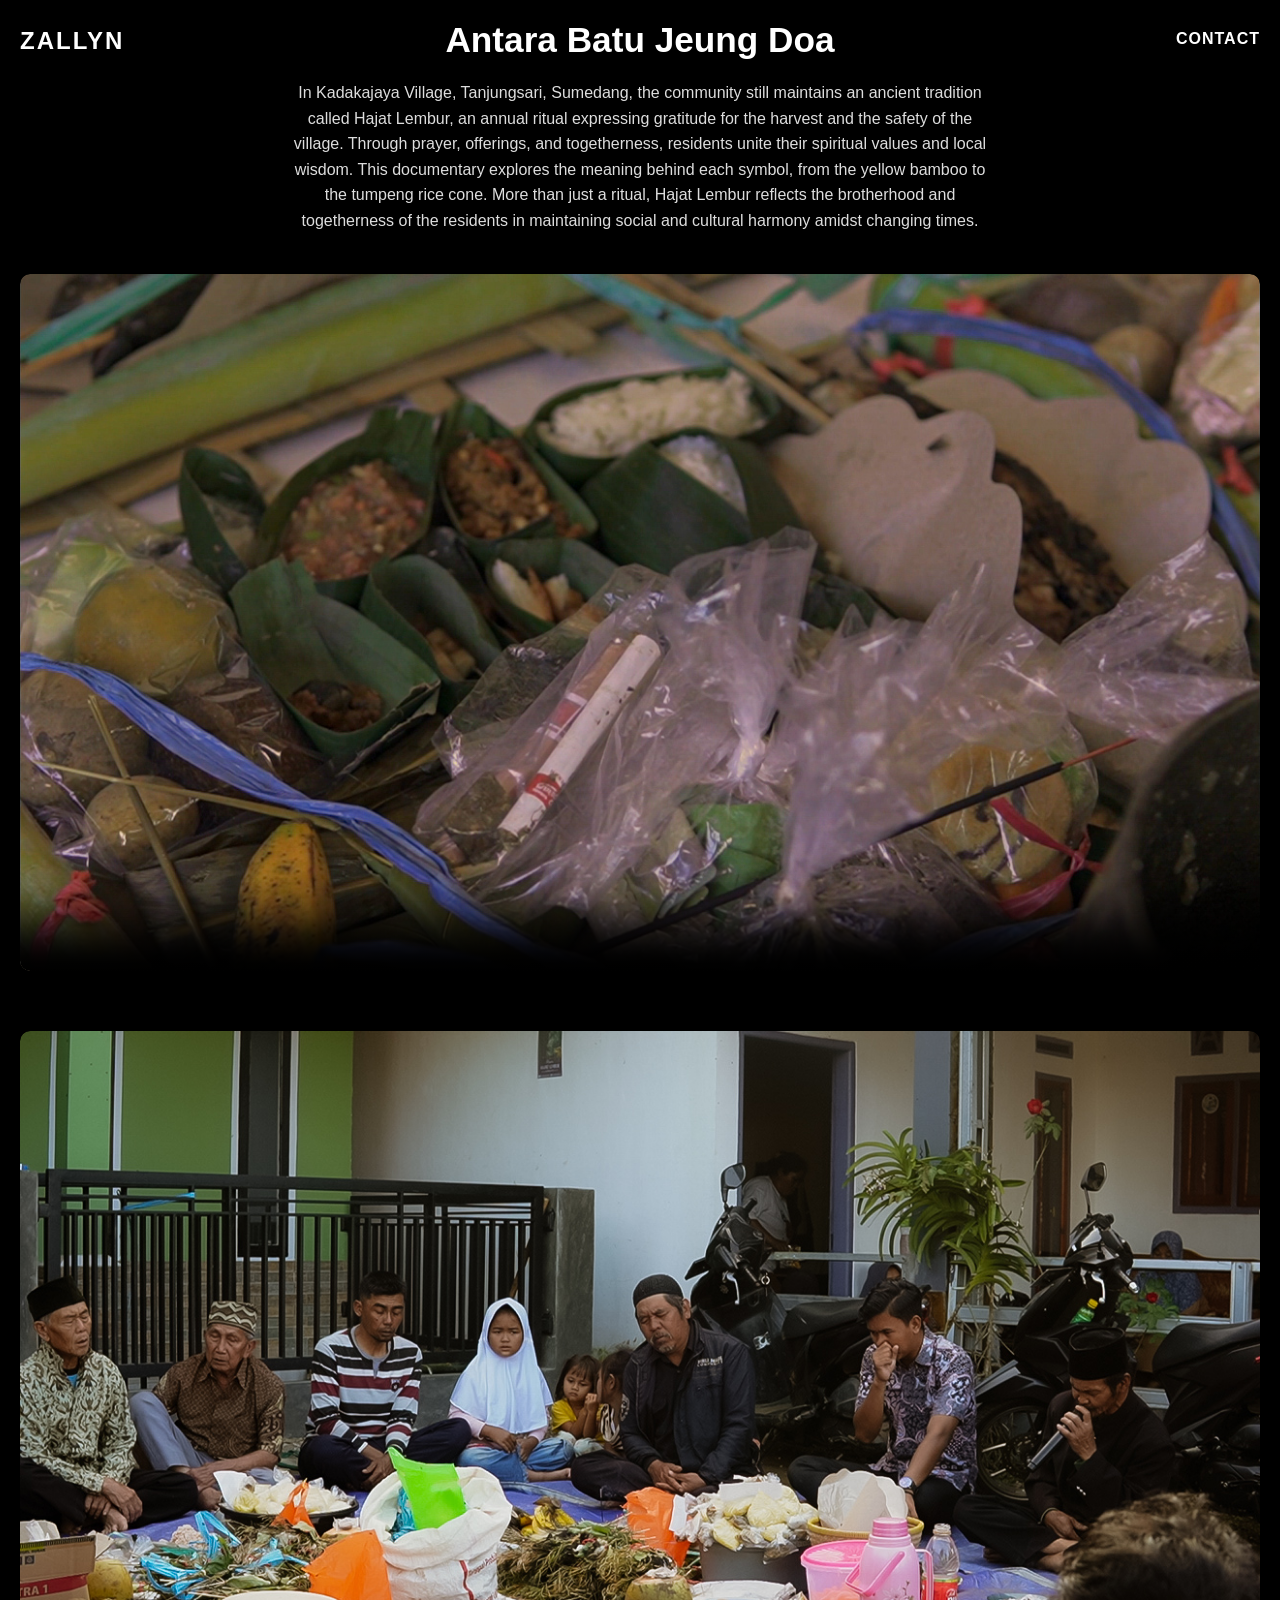
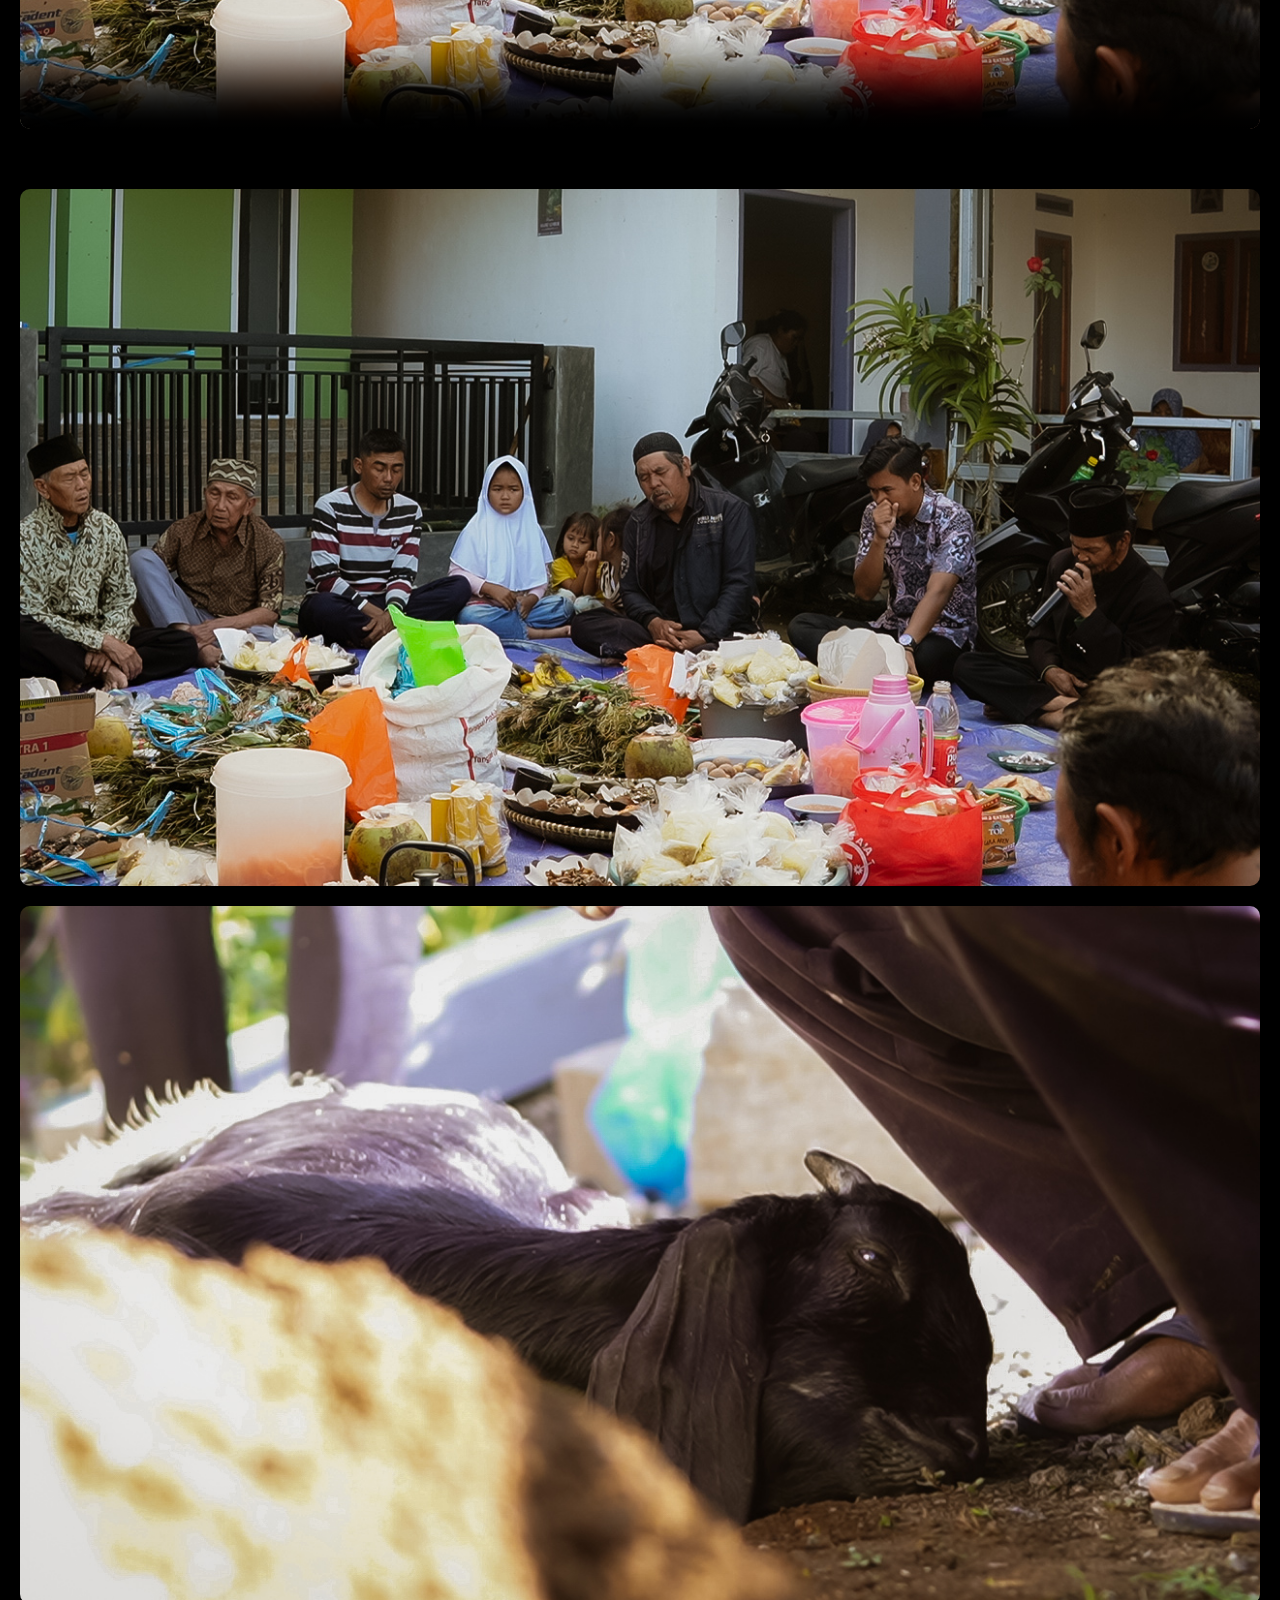
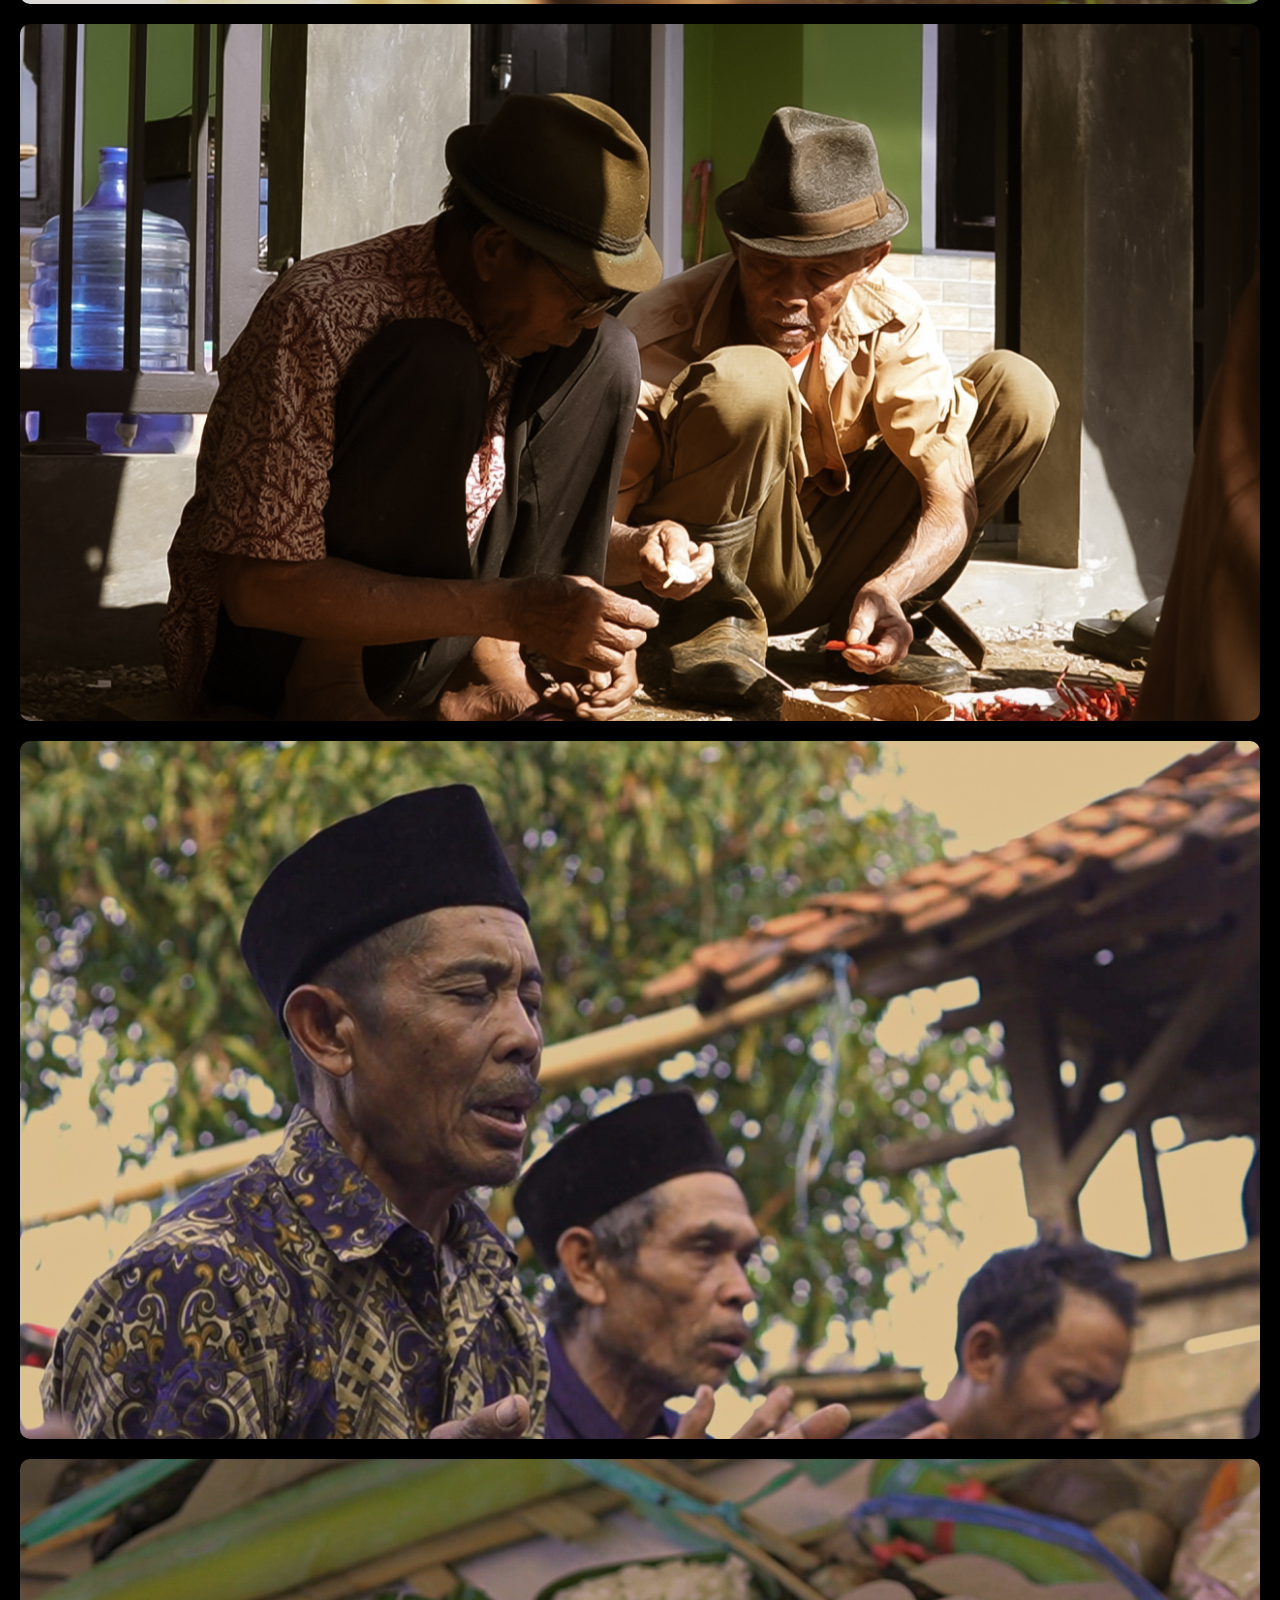
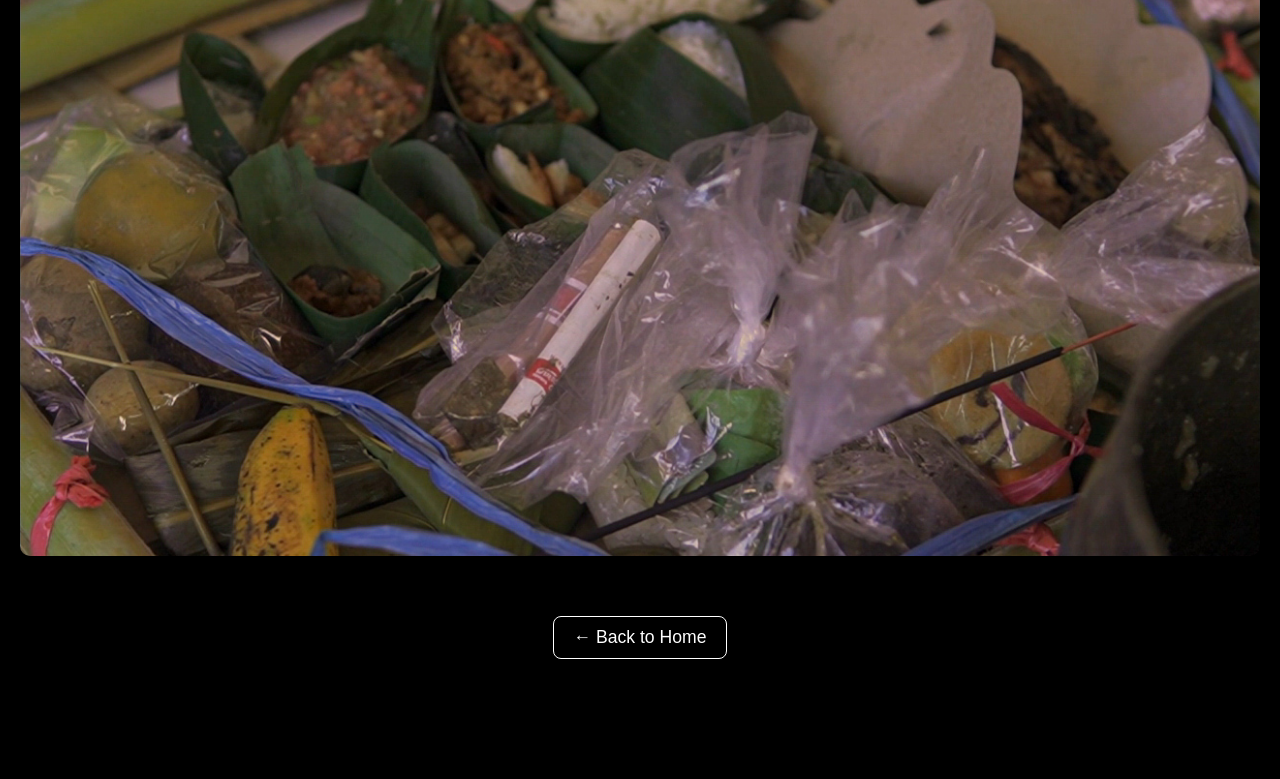
<file: film-antara-batu-jeung-doa.html>
<!DOCTYPE html>
<html lang="id">
<head>
  <meta charset="UTF-8">
  <meta name="viewport" content="width=device-width, initial-scale=1.0">
  <title>antara batu jeung doa | Zallyn</title>
  <link rel="stylesheet" href="css/style.css">
  <style>
    body {
      background-color: #000;
      color: #fff;
      margin: 0;
      font-family: Arial, sans-serif;
    }

    header {
      display: flex;
      justify-content: space-between;
      align-items: center;
      padding: 20px;
    }

    header a {
      color: #fff;
      text-decoration: none;
      font-weight: bold;
      letter-spacing: 1px;
    }

    .film-page {
      text-align: center;
      padding: 0 20px 60px;
    }

    .film-page h2 {
      font-size: 2.2rem;
      margin-top: 20px;
    }

    .desc {
      max-width: 700px;
      margin: 10px auto 40px;
      font-size: 1rem;
      line-height: 1.6;
      color: #ddd;
    }

    /* TRAILER VIDEO */
    .trailer {
      width: 100%;
      max-width: 1280px;
      margin: 0 auto 60px;
      aspect-ratio: 16/9;
      overflow: hidden;
      background-color: #000;
      border-radius: 10px;
    }

    .trailer video {
      width: 100%;
      height: 100%;
      object-fit: cover;
      display: block;
    }

    /* STILLS SECTION */
    .stills {
      display: flex;
      flex-direction: column;
      gap: 20px;
      max-width: 1280px;
      margin: 0 auto;
    }

    .stills img {
      width: 100%;
      aspect-ratio: 16/9;
      object-fit: cover;
      border-radius: 10px;
      display: block;
    }

    /* BACK BUTTON */
    .back-btn {
      display: inline-block;
      margin: 60px 0;
      color: #fff;
      text-decoration: none;
      font-size: 1.1rem;
      border: 1px solid #fff;
      padding: 10px 20px;
      border-radius: 8px;
      transition: background 0.3s;
    }

    .back-btn:hover {
      background: #fff;
      color: #000;
    }
  </style>
</head>
<body>
  <header>
    <h1 class="logo"><a href="index.html">ZALLYN</a></h1>
    <nav>
      <a href="contact.html">CONTACT</a>
    </nav>
  </header>

  <main class="film-page">
    <h2>Antara Batu Jeung Doa</h2>
    <p class="desc">
      In Kadakajaya Village, Tanjungsari, Sumedang, the community still maintains an ancient tradition called Hajat Lembur, an annual ritual expressing gratitude for the harvest and the safety of the village. Through prayer, offerings, and togetherness, residents unite their spiritual values ​​and local wisdom. This documentary explores the meaning behind each symbol, from the yellow bamboo to the tumpeng rice cone. More than just a ritual, Hajat Lembur reflects the brotherhood and togetherness of the residents in maintaining social and cultural harmony amidst changing times.
    </p>

    <!-- TRAILER VIDEO -->
    <div class="trailer">
      <video controls preload="none" poster="images/Still-5.jpg">
        <source src="videos/Trailer-ABJD.mp4" type="video/mp4">
        Browser kamu tidak mendukung video.
      </video>
    </div>
    <div class="trailer">
      <video controls preload="none" poster="images/Still-1.jpg">
        <source src="videos/Bukan-Hanya-Angka.mp4" type="video/mp4">
        Browser kamu tidak mendukung video.
      </video>
    </div>

    <!-- STILLS -->
    <div class="stills">
      <img src="images/Still-1.jpg" alt="Still 1">
      <img src="images/Still-2.jpg" alt="Still 2">
      <img src="images/Still-3.jpg" alt="Still 3">
      <img src="images/Still-4.jpg" alt="Still 4">
      <img src="images/Still-5.jpg" alt="Still 5">
    </div>

    <a href="index.html" class="back-btn">← Back to Home</a>
  </main>
</body>
</html>
</file>
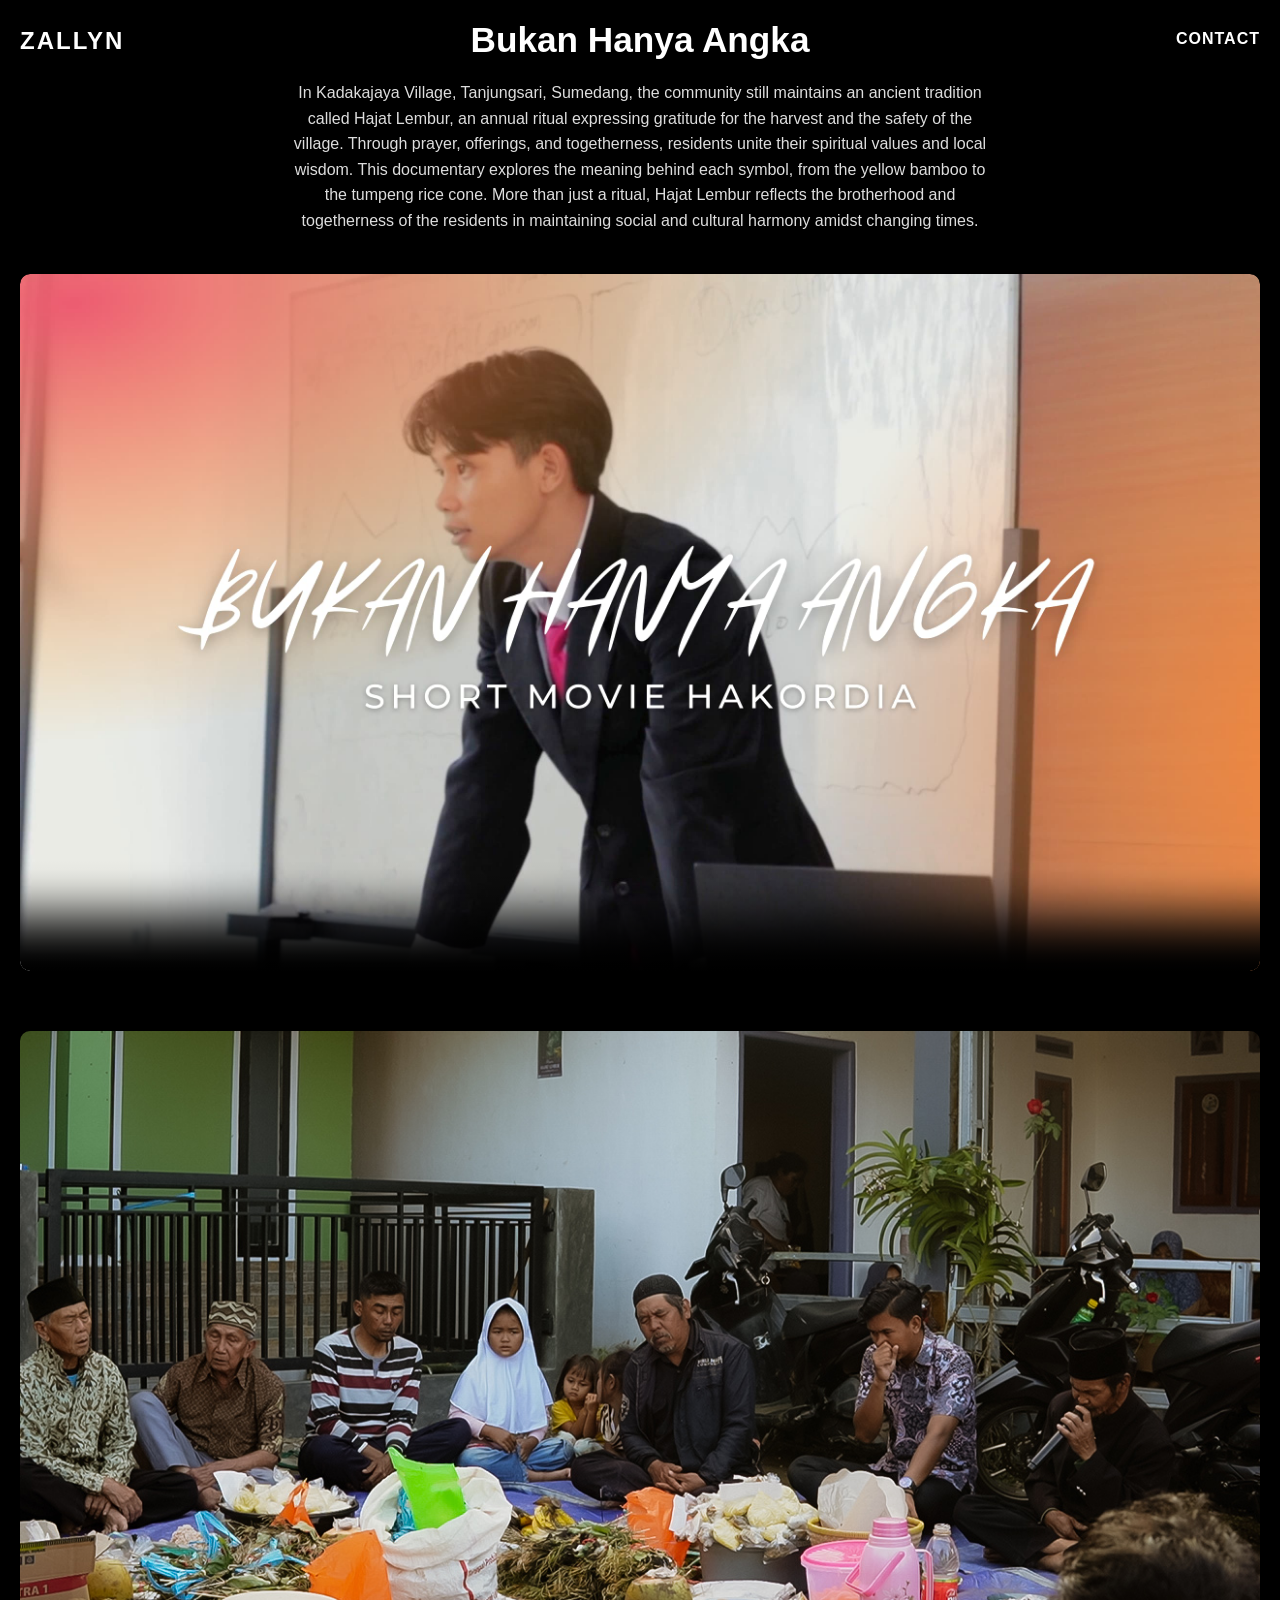
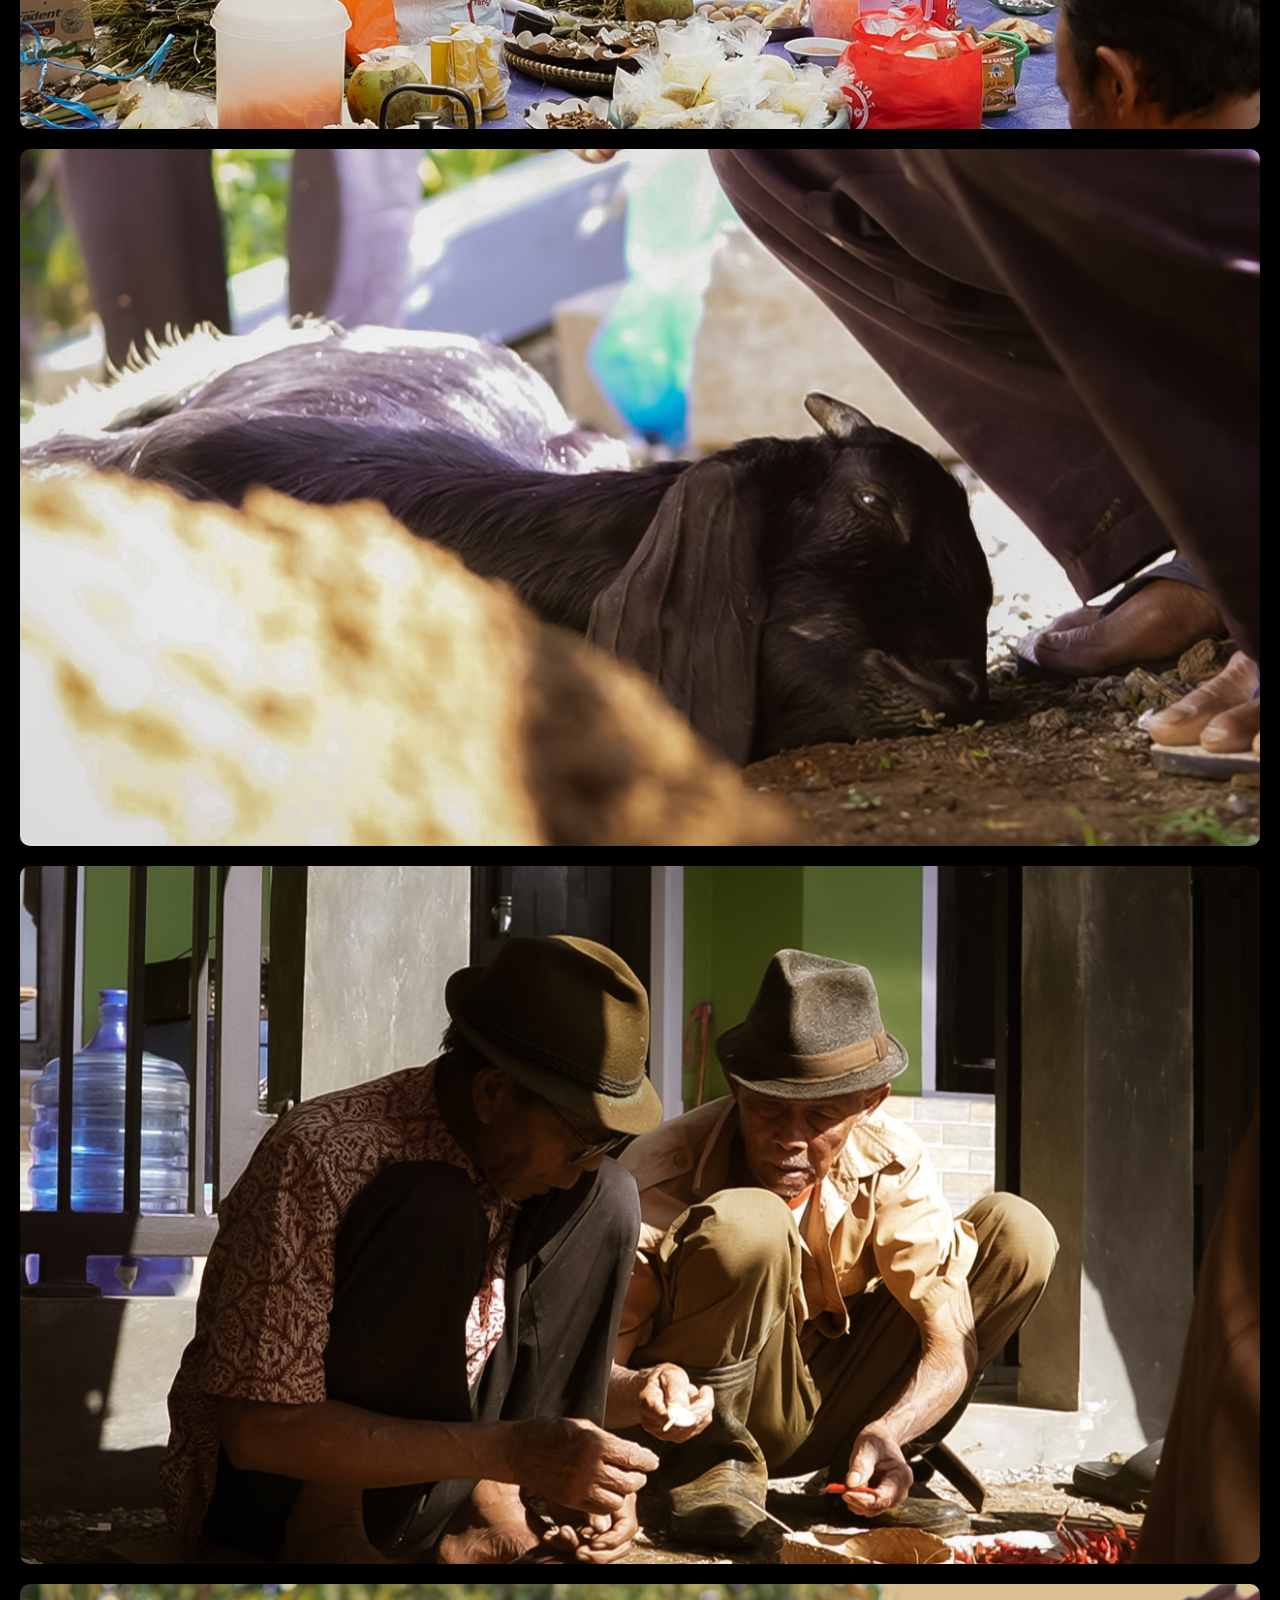
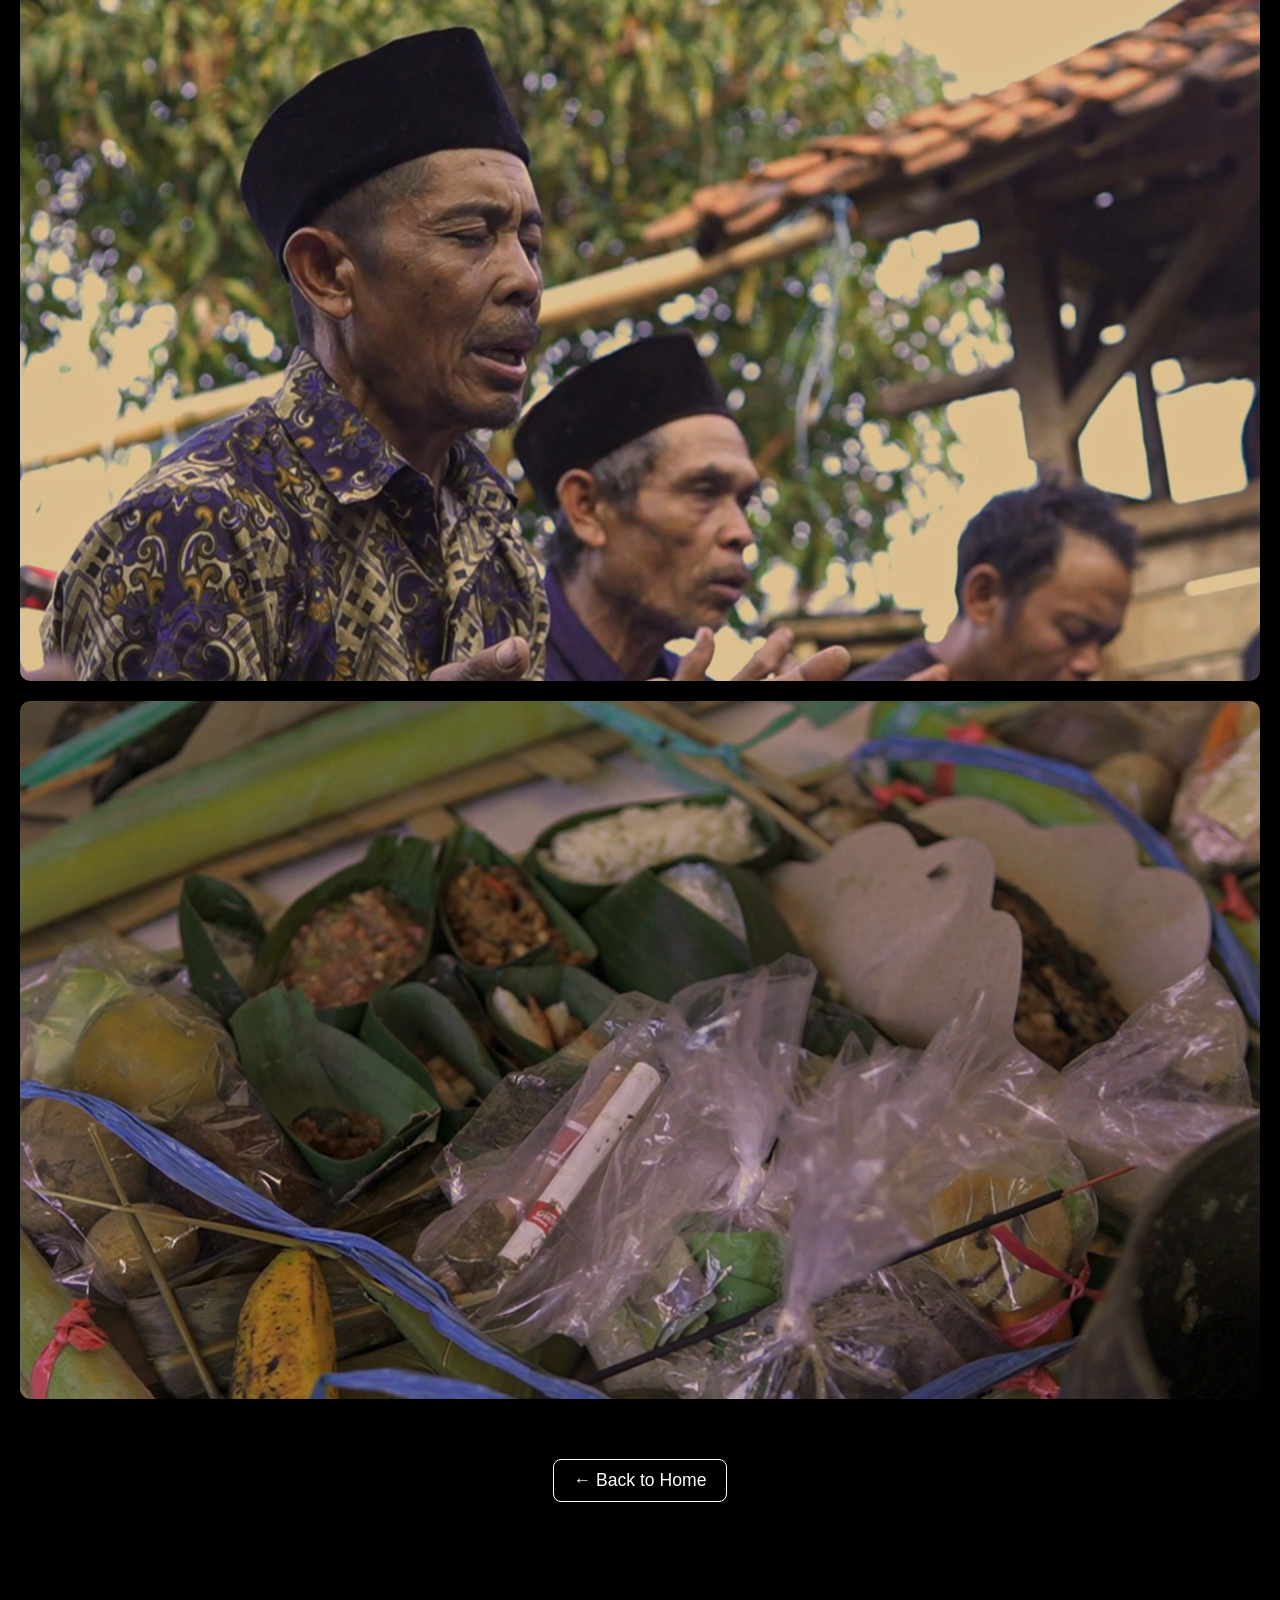
<file: film-bukan-hanya-angka.html>
<!DOCTYPE html>
<html lang="id">
<head>
  <meta charset="UTF-8">
  <meta name="viewport" content="width=device-width, initial-scale=1.0">
  <title>Bukan Hanya Angka | Zallyn</title>
  <link rel="stylesheet" href="css/style.css">
  <style>
    body {
      background-color: #000;
      color: #fff;
      margin: 0;
      font-family: Arial, sans-serif;
    }

    header {
      display: flex;
      justify-content: space-between;
      align-items: center;
      padding: 20px;
    }

    header a {
      color: #fff;
      text-decoration: none;
      font-weight: bold;
      letter-spacing: 1px;
    }

    .film-page {
      text-align: center;
      padding: 0 20px 60px;
    }

    .film-page h2 {
      font-size: 2.2rem;
      margin-top: 20px;
    }

    .desc {
      max-width: 700px;
      margin: 10px auto 40px;
      font-size: 1rem;
      line-height: 1.6;
      color: #ddd;
    }

    /* TRAILER VIDEO */
    .trailer {
      width: 100%;
      max-width: 1280px;
      margin: 0 auto 60px;
      aspect-ratio: 16/9;
      overflow: hidden;
      background-color: #000;
      border-radius: 10px;
    }

    .trailer video {
      width: 100%;
      height: 100%;
      object-fit: cover;
      display: block;
    }

    /* STILLS SECTION */
    .stills {
      display: flex;
      flex-direction: column;
      gap: 20px;
      max-width: 1280px;
      margin: 0 auto;
    }

    .stills img {
      width: 100%;
      aspect-ratio: 16/9;
      object-fit: cover;
      border-radius: 10px;
      display: block;
    }

    /* BACK BUTTON */
    .back-btn {
      display: inline-block;
      margin: 60px 0;
      color: #fff;
      text-decoration: none;
      font-size: 1.1rem;
      border: 1px solid #fff;
      padding: 10px 20px;
      border-radius: 8px;
      transition: background 0.3s;
    }

    .back-btn:hover {
      background: #fff;
      color: #000;
    }
  </style>
</head>
<body>
  <header>
    <h1 class="logo"><a href="index.html">ZALLYN</a></h1>
    <nav>
      <a href="contact.html">CONTACT</a>
    </nav>
  </header>

  <main class="film-page">
    <h2>Bukan Hanya Angka</h2>
    <p class="desc">
      In Kadakajaya Village, Tanjungsari, Sumedang, the community still maintains an ancient tradition called Hajat Lembur, an annual ritual expressing gratitude for the harvest and the safety of the village. Through prayer, offerings, and togetherness, residents unite their spiritual values ​​and local wisdom. This documentary explores the meaning behind each symbol, from the yellow bamboo to the tumpeng rice cone. More than just a ritual, Hajat Lembur reflects the brotherhood and togetherness of the residents in maintaining social and cultural harmony amidst changing times.
    </p>

    <!-- TRAILER VIDEO -->
    <div class="trailer">
      <video controls preload="none" poster="images/foto-bukan-hanya-angka.jpeg">
        <source src="videos/Bukan-Hanya-Angka.mp4" type="video/mp4">
        Browser kamu tidak mendukung video.
      </video>
    </div>

    <!-- STILLS -->
    <div class="stills">
      <img src="images/Still-1.jpg" alt="Still 1">
      <img src="images/Still-2.jpg" alt="Still 2">
      <img src="images/Still-3.jpg" alt="Still 3">
      <img src="images/Still-4.jpg" alt="Still 4">
      <img src="images/Still-5.jpg" alt="Still 5">
    </div>

    <a href="index.html" class="back-btn">← Back to Home</a>
  </main>
</body>
</html>
</file>
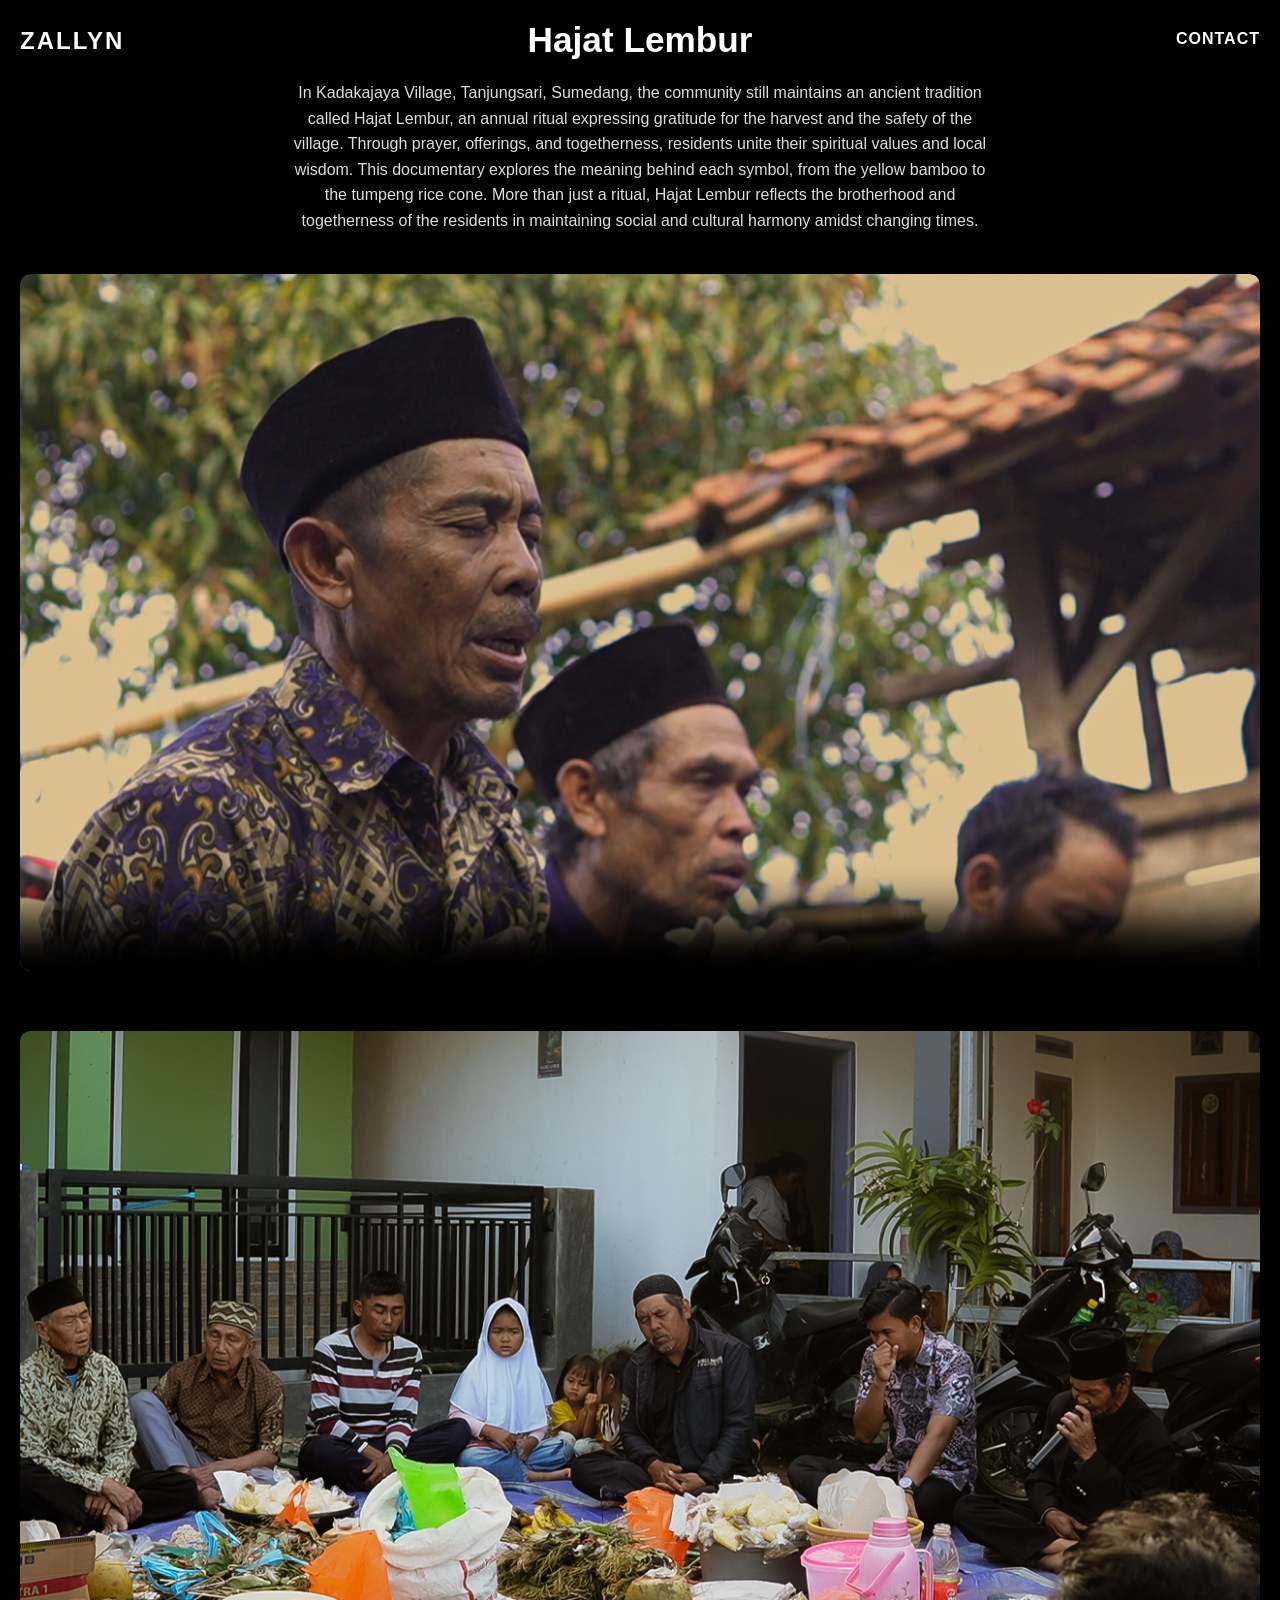
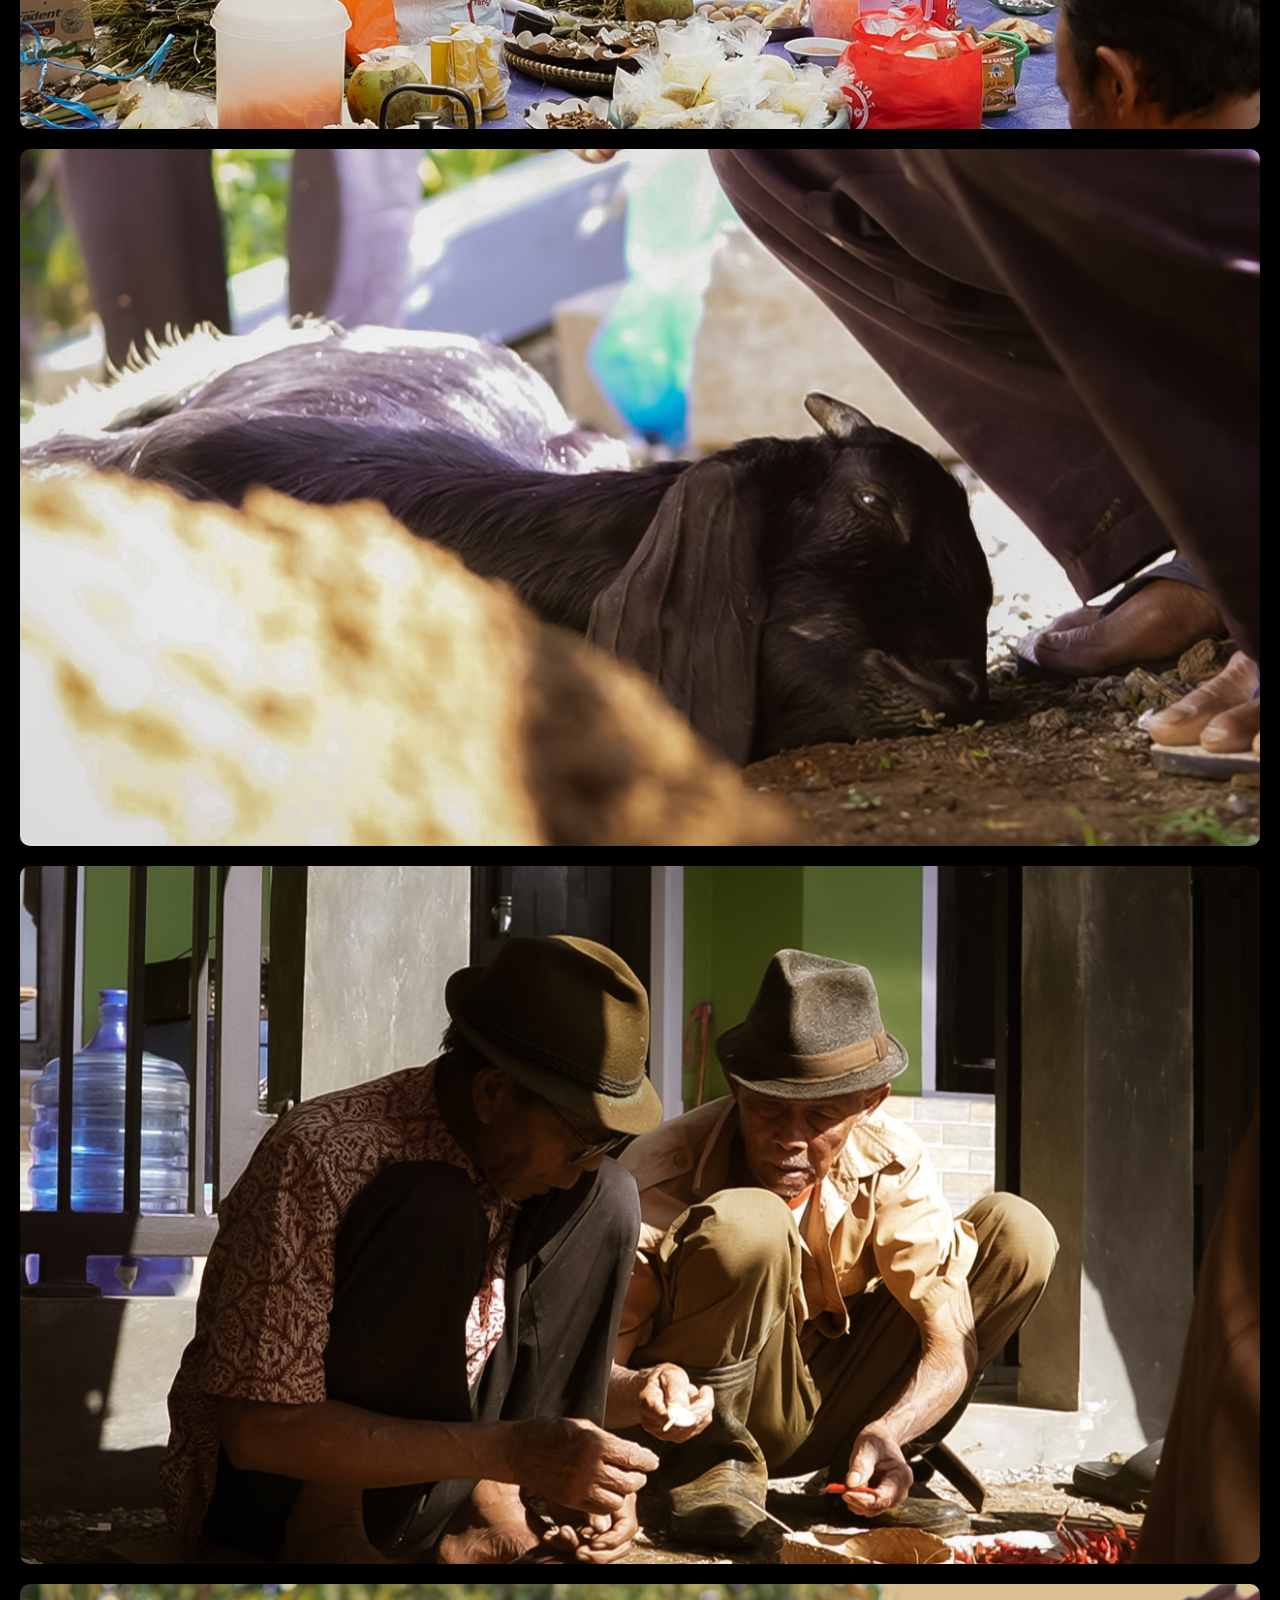
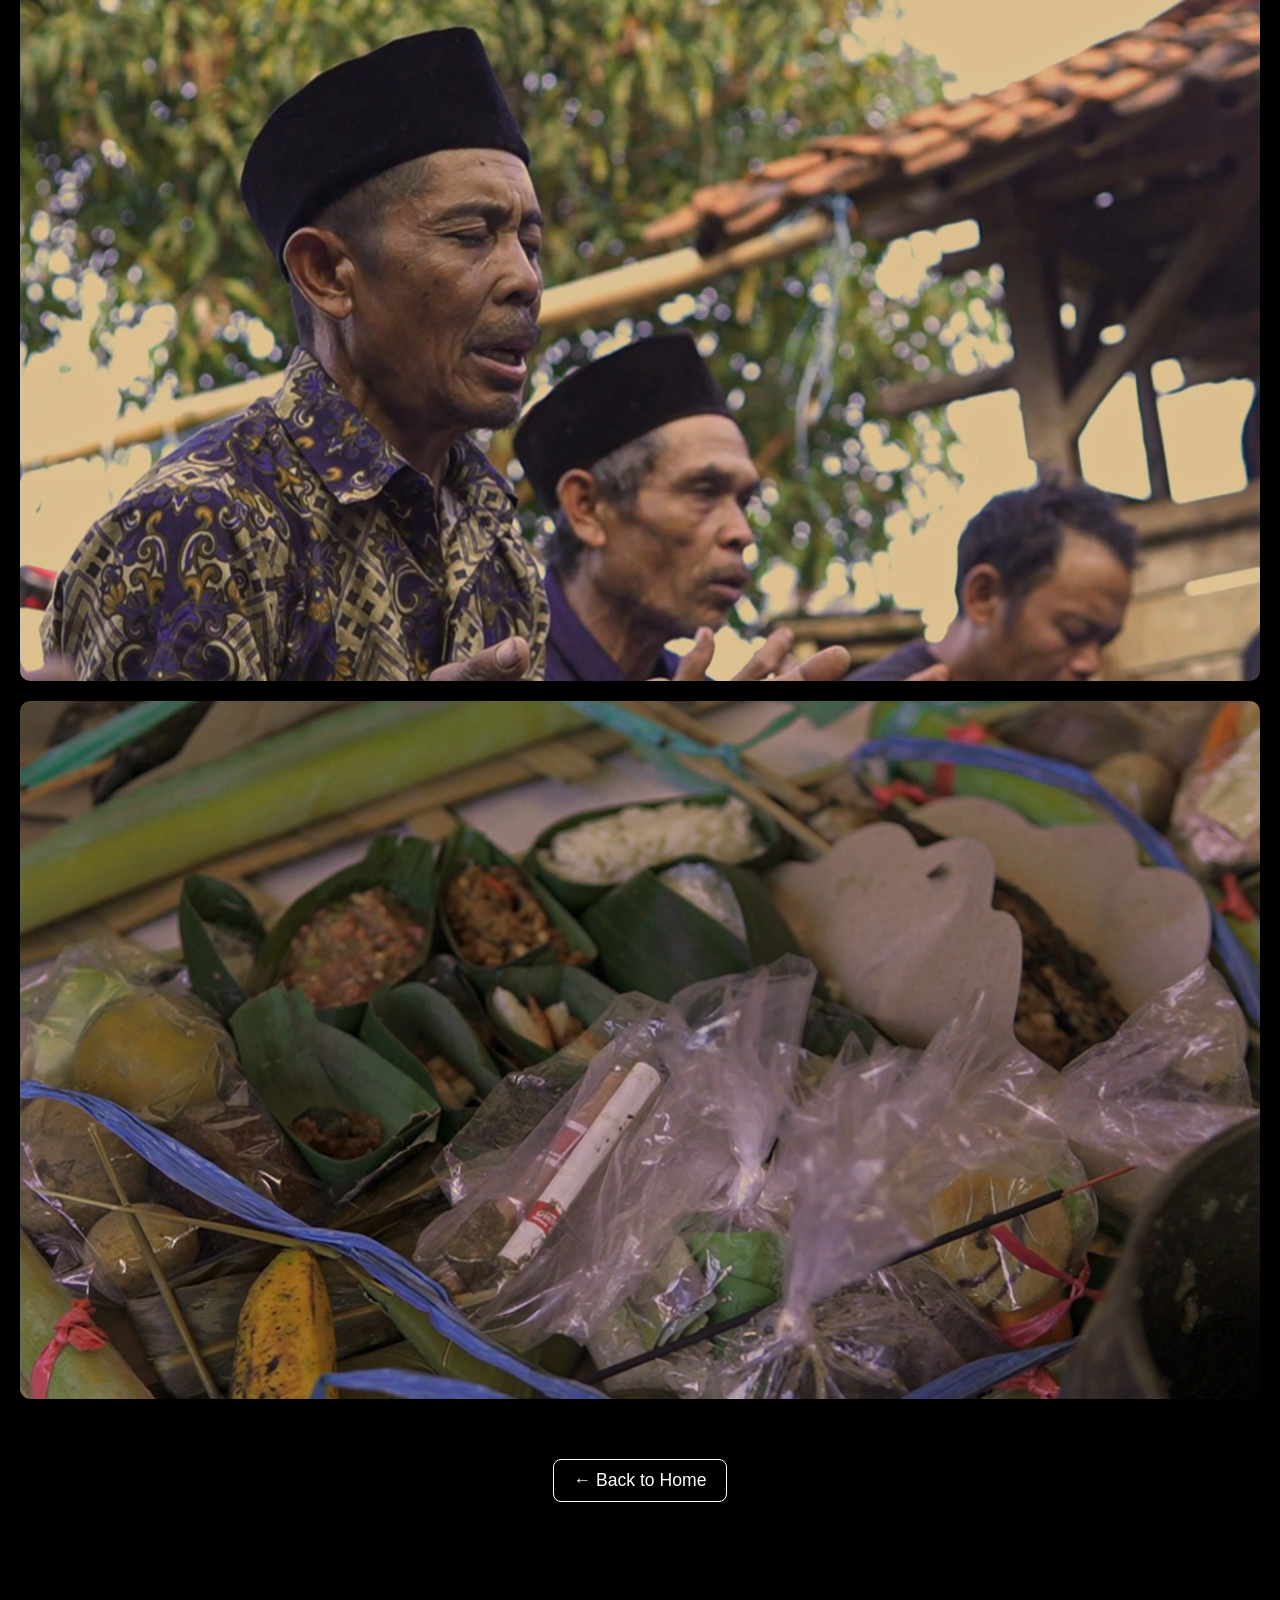
<file: film-hajat-lembur.html>
<!DOCTYPE html>
<html lang="id">
<head>
  <meta charset="UTF-8">
  <meta name="viewport" content="width=device-width, initial-scale=1.0">
  <title>Hajat Lembur | Zallyn</title>
  <link rel="stylesheet" href="css/style.css">
  <style>
    body {
      background-color: #000;
      color: #fff;
      margin: 0;
      font-family: Arial, sans-serif;
    }

    header {
      display: flex;
      justify-content: space-between;
      align-items: center;
      padding: 20px;
    }

    header a {
      color: #fff;
      text-decoration: none;
      font-weight: bold;
      letter-spacing: 1px;
    }

    .film-page {
      text-align: center;
      padding: 0 20px 60px;
    }

    .film-page h2 {
      font-size: 2.2rem;
      margin-top: 20px;
    }

    .desc {
      max-width: 700px;
      margin: 10px auto 40px;
      font-size: 1rem;
      line-height: 1.6;
      color: #ddd;
    }

    /* TRAILER VIDEO */
    .trailer {
      width: 100%;
      max-width: 1280px;
      margin: 0 auto 60px;
      aspect-ratio: 16/9;
      overflow: hidden;
      background-color: #000;
      border-radius: 10px;
    }

    .trailer video {
      width: 100%;
      height: 100%;
      object-fit: cover;
      display: block;
    }

    /* STILLS SECTION */
    .stills {
      display: flex;
      flex-direction: column;
      gap: 20px;
      max-width: 1280px;
      margin: 0 auto;
    }

    .stills img {
      width: 100%;
      aspect-ratio: 16/9;
      object-fit: cover;
      border-radius: 10px;
      display: block;
    }

    /* BACK BUTTON */
    .back-btn {
      display: inline-block;
      margin: 60px 0;
      color: #fff;
      text-decoration: none;
      font-size: 1.1rem;
      border: 1px solid #fff;
      padding: 10px 20px;
      border-radius: 8px;
      transition: background 0.3s;
    }

    .back-btn:hover {
      background: #fff;
      color: #000;
    }
  </style>
</head>
<body>
  <header>
    <h1 class="logo"><a href="index.html">ZALLYN</a></h1>
    <nav>
      <a href="contact.html">CONTACT</a>
    </nav>
  </header>

  <main class="film-page">
    <h2>Hajat Lembur</h2>
    <p class="desc">
      In Kadakajaya Village, Tanjungsari, Sumedang, the community still maintains an ancient tradition called Hajat Lembur, an annual ritual expressing gratitude for the harvest and the safety of the village. Through prayer, offerings, and togetherness, residents unite their spiritual values ​​and local wisdom. This documentary explores the meaning behind each symbol, from the yellow bamboo to the tumpeng rice cone. More than just a ritual, Hajat Lembur reflects the brotherhood and togetherness of the residents in maintaining social and cultural harmony amidst changing times.
    </p>

    <!-- TRAILER VIDEO -->
    <div class="trailer">
      <video controls preload="none" poster="images/Still-4.jpg">
        <source src="videos/Trailer-Hajat-Lembur.mp4" type="video/mp4">
        Browser kamu tidak mendukung video.
      </video>
    </div>

    <!-- STILLS -->
    <div class="stills">
      <img src="images/Still-1.jpg" alt="Still 1">
      <img src="images/Still-2.jpg" alt="Still 2">
      <img src="images/Still-3.jpg" alt="Still 3">
      <img src="images/Still-4.jpg" alt="Still 4">
      <img src="images/Still-5.jpg" alt="Still 5">
    </div>

    <a href="index.html" class="back-btn">← Back to Home</a>
  </main>
</body>
</html>
</file>
<file: css/style.css>
* {
  margin: 0;
  padding: 0;
  box-sizing: border-box;
  font-family: 'Helvetica Neue', sans-serif;
}

body {
  background: #000000;
  color: #ffffff;
  overflow-x: hidden;
}

/* HEADER */
header {
  position: fixed;
  top: 0;
  width: 100%;
  padding: 20px 50px;
  display: flex;
  justify-content: space-between;
  align-items: center;
  background: transparent;
  z-index: 10;
}

.logo a {
  color: #ffffff;
  text-decoration: none;
  font-size: 24px;
  font-weight: 700;
  letter-spacing: 2px;
}

nav a {
  color: #ffffff;
  text-decoration: none;
  font-size: 16px;
  transition: opacity 0.3s;
}

nav a:hover {
  opacity: 0.7;
}

/* INTRO */
.intro {
  text-align: center;
  margin-top: 200px;
  font-size: 20px;
  letter-spacing: 2px;
}

/* VIDEO GRID */
.video-grid {
  display: grid;
  grid-template-columns: repeat(auto-fit, minmax(350px, 1fr));
  gap: 25px;
  padding: 100px 80px;
}

.video-item {
  position: relative;
  overflow: hidden;
}

.video-item video {
  width: 100%;
  height: 100%;
  object-fit: cover;
  transition: transform 0.4s ease;
  border-radius: 10px;
  background-color: #000;
}

.video-item:hover video {
  transform: scale(1.05);
}

.overlay {
  position: absolute;
  top: 0; left: 0;
  width: 100%; height: 100%;
  display: flex;
  justify-content: center;
  align-items: center;
  background: rgba(0,0,0,0.4);
  opacity: 0;
  transition: opacity 0.3s;
}

.video-item:hover .overlay {
  opacity: 1;
}

.overlay p {
  font-size: 18px;
  font-weight: 600;
  color: #ffffff;
}

/* FILM PAGE */
.film-page {
  padding: 150px 80px;
  text-align: center;
}

.film-page h2 {
  font-size: 36px;
  margin-bottom: 20px;
  color: #ffffff;
}

.desc {
  font-size: 16px;
  max-width: 700px;
  margin: 0 auto 50px;
  color: #ffffff;
}

.stills {
  display: grid;
  grid-template-columns: repeat(auto-fit, minmax(250px, 1fr));
  gap: 15px;
}

.stills img {
  width: 70%;
  border-radius: 10px;
}

.back-btn {
  display: inline-block;
  margin-top: 40px;
  color: #ffffff;
  text-decoration: none;
  border: 1px solid #ffffff;
  padding: 10px 20px;
  border-radius: 5px;
  transition: background 0.3s;
}

.back-btn:hover {
  background: #ffffff;
  color: #000;
}

/* CONTACT PAGE */
.contact-page {
  padding: 150px 70px;
  text-align: center;
}

.profile-wide {
  width: 80%;
  max-width: 900px;
  border-radius: 10px;
  object-fit: cover;
  margin-bottom: 50px;
  border: 2px solid #ffffff;
}

.contact-info h2 {
  font-size: 24px;
  margin-bottom: 25px;
  color: #ffffff;
}

.contact-info a {
  color: #ffffff;
  text-decoration: none;
}

.contact-info a:hover {
  text-decoration: underline;
}
/* TRAILER VIDEO */
.trailer {
  width: 100%;
  max-width: 1280px;
  margin: 0 auto 60px;
  aspect-ratio: 16/9;
  overflow: hidden;
  background-color: #000;
}

.trailer video {
  width: 100%;
  height: 100%;
  object-fit: cover;
  display: block;
  border-radius: 10px; /* optional */
}

/* STILLS SECTION */
.stills {
  display: grid;
  grid-template-columns: repeat(auto-fit, minmax(250px, 1fr));
  gap: 15px;
}

.stills img {
  width: 100%;
  aspect-ratio: 16/9;
  object-fit: cover;
  border-radius: 10px;
}
</file>
